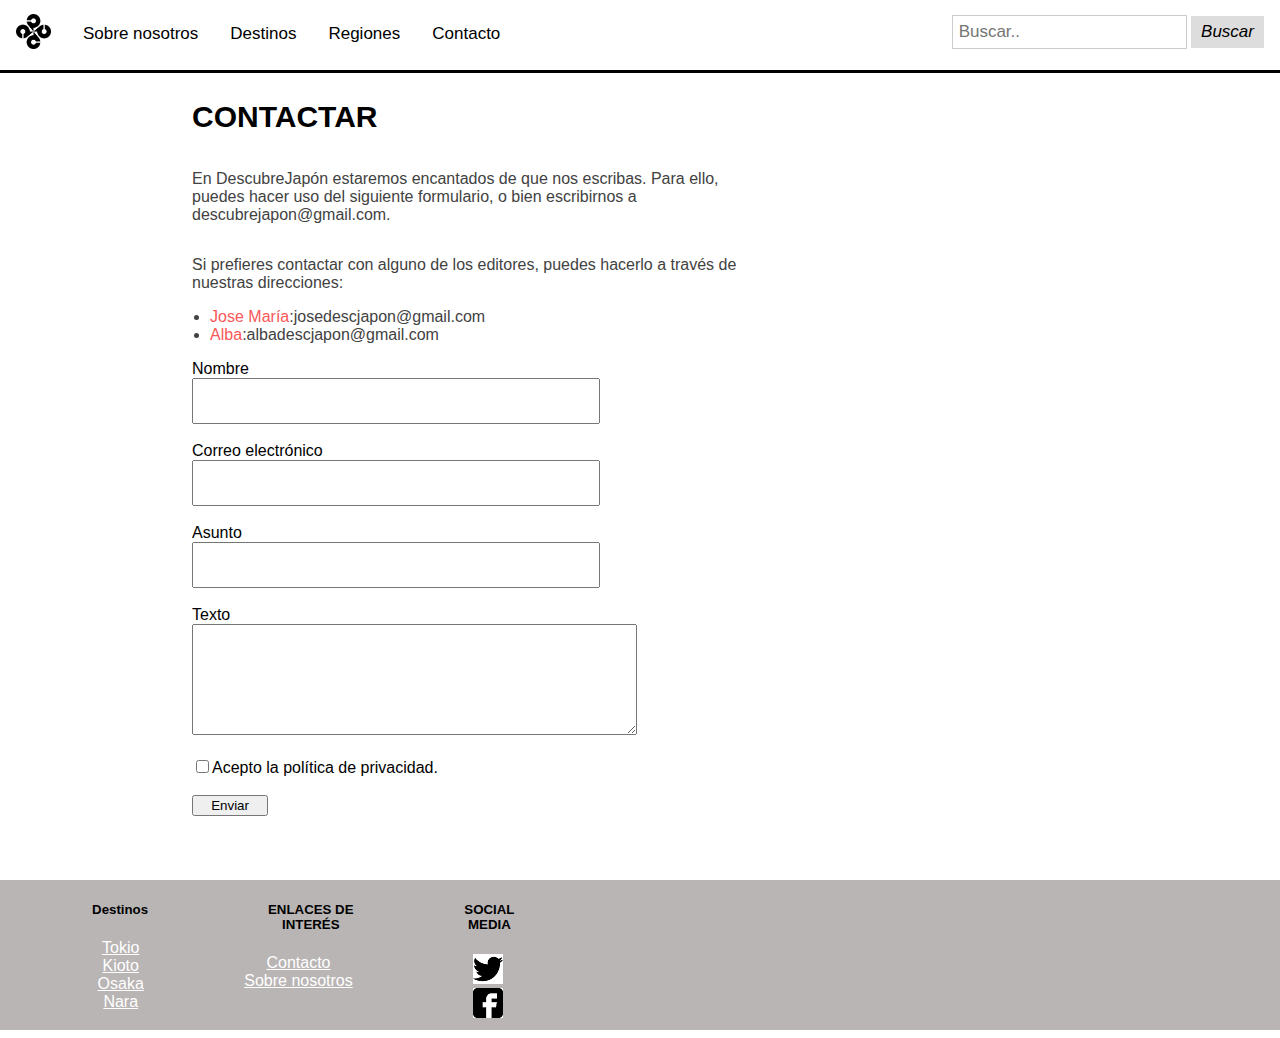
<file: html/contacto.html>
<!DOCTYPE html>
<html>
<head>
	<title>Proyecto Marcas</title>
	<meta charset="utf-8">
	<link rel="stylesheet" type="text/css" href="../css/contacto.css">
</head>
<body>
	<nav>
         <a class="activebar" href="../index.html"><img src="../imagenes/home.png"></a>
         <a href="../html/sobrenosotros.html" class="top"><span class="top">Sobre nosotros</span></a>
         <div class="dropdown">
            <button class="dropbtn"><span>Destinos</span></button>
            <div class="dropdown-content">
               <a href="destinos.html#tokio">Tokio</a>
               <a href="destinos.html#kioto">Kioto</a>
               <a href="destinos.html#osaka">Osaka</a>
               <a href="destinos.html#nara">Nara</a>
            </div>
         </div>
         <div class="dropdown">
            <button class="dropbtn"><span>Regiones</span></button>
            <div class="dropdown-content">
               <a href="hokkaido.html">Hokkaido</a>
               <a href="kanto.html">Kanto</a>
               <a href="kansai.html">Kansai</a>
               <a href="kyushu.html">Kyushu</a>
            </div>
         </div>
         <a href="contacto.html" class="top"><span class="top">Contacto</span></a>
         <div class="search-container">
            <form action="https://google.com/search" method="get">
               <input type="text" name="q" placeholder="Buscar.." name="search"/>
               <button type="submit"><i>Buscar</i></button>
            </form>
         </div>
      </nav>
      <section>
      	<article>
	      	<h1>CONTACTAR</h1>

	      	<p>En DescubreJapón estaremos encantados de que nos escribas. Para ello, puedes hacer uso del siguiente formulario, o bien escribirnos a descubrejapon@gmail.com.</p>

	      	<p>Si prefieres contactar con alguno de los editores, puedes hacerlo a través de nuestras direcciones:</p>

	      	<ul>
	      		<li><span class="rojo">Jose María</span>:josedescjapon@gmail.com</li>
	      		<li><span class="rojo">Alba</span>:albadescjapon@gmail.com</li>
	      	</ul>
      	</article>
      	<form id="form1">
      		Nombre<br>
      		<input type="text" name="nombre" class="box">
      		<br><br>
      		Correo electrónico<br>
      		<input type="email" name="correo" class="box">
      		<br><br>
      		Asunto<br>
      		<input type="text" name="asunto" class="box">
      		<br><br>
      		Texto<br>
      		<textarea rows="7" cols="53"></textarea>
      		<br><br>
      		<input type="checkbox" name="">Acepto la política de privacidad.
      		<br><br>
      		<input type="submit" name="" value="Enviar">
      	</form>
      </section>  
      <footer> 
      	 <div class="footerg">
            <h5>Destinos</h5>
            <ul>
               <li><a href="">Tokio</a></li>
               <li><a href="">Kioto</a></li>
               <li><a href="">Osaka</a></li>
               <li><a href="">Nara</a></li>
            </ul>
         </div>
         <div class="footerg">
            <h5>ENLACES DE INTERÉS</h5>
            <ul>
               <li>  <a href="contacto.html"><span>Contacto</span></a></li>
               <li><a href="sobrenosotros.html"><span>Sobre nosotros</span></a></li>
            </ul>
         </div>
         <div class="footerg">
            <h5>SOCIAL MEDIA</h5>
            <ul>
               <li><a class="social" href="https://twitter.com/?lang=es"><i><img src="../imagenes/twitter.png"></i></a></li>
               <li><a class="social" href="https://es-es.facebook.com/"><i><img src="../imagenes/facebook.png"></i></a></li>
            </ul>
         </div>
      </footer>
</file>
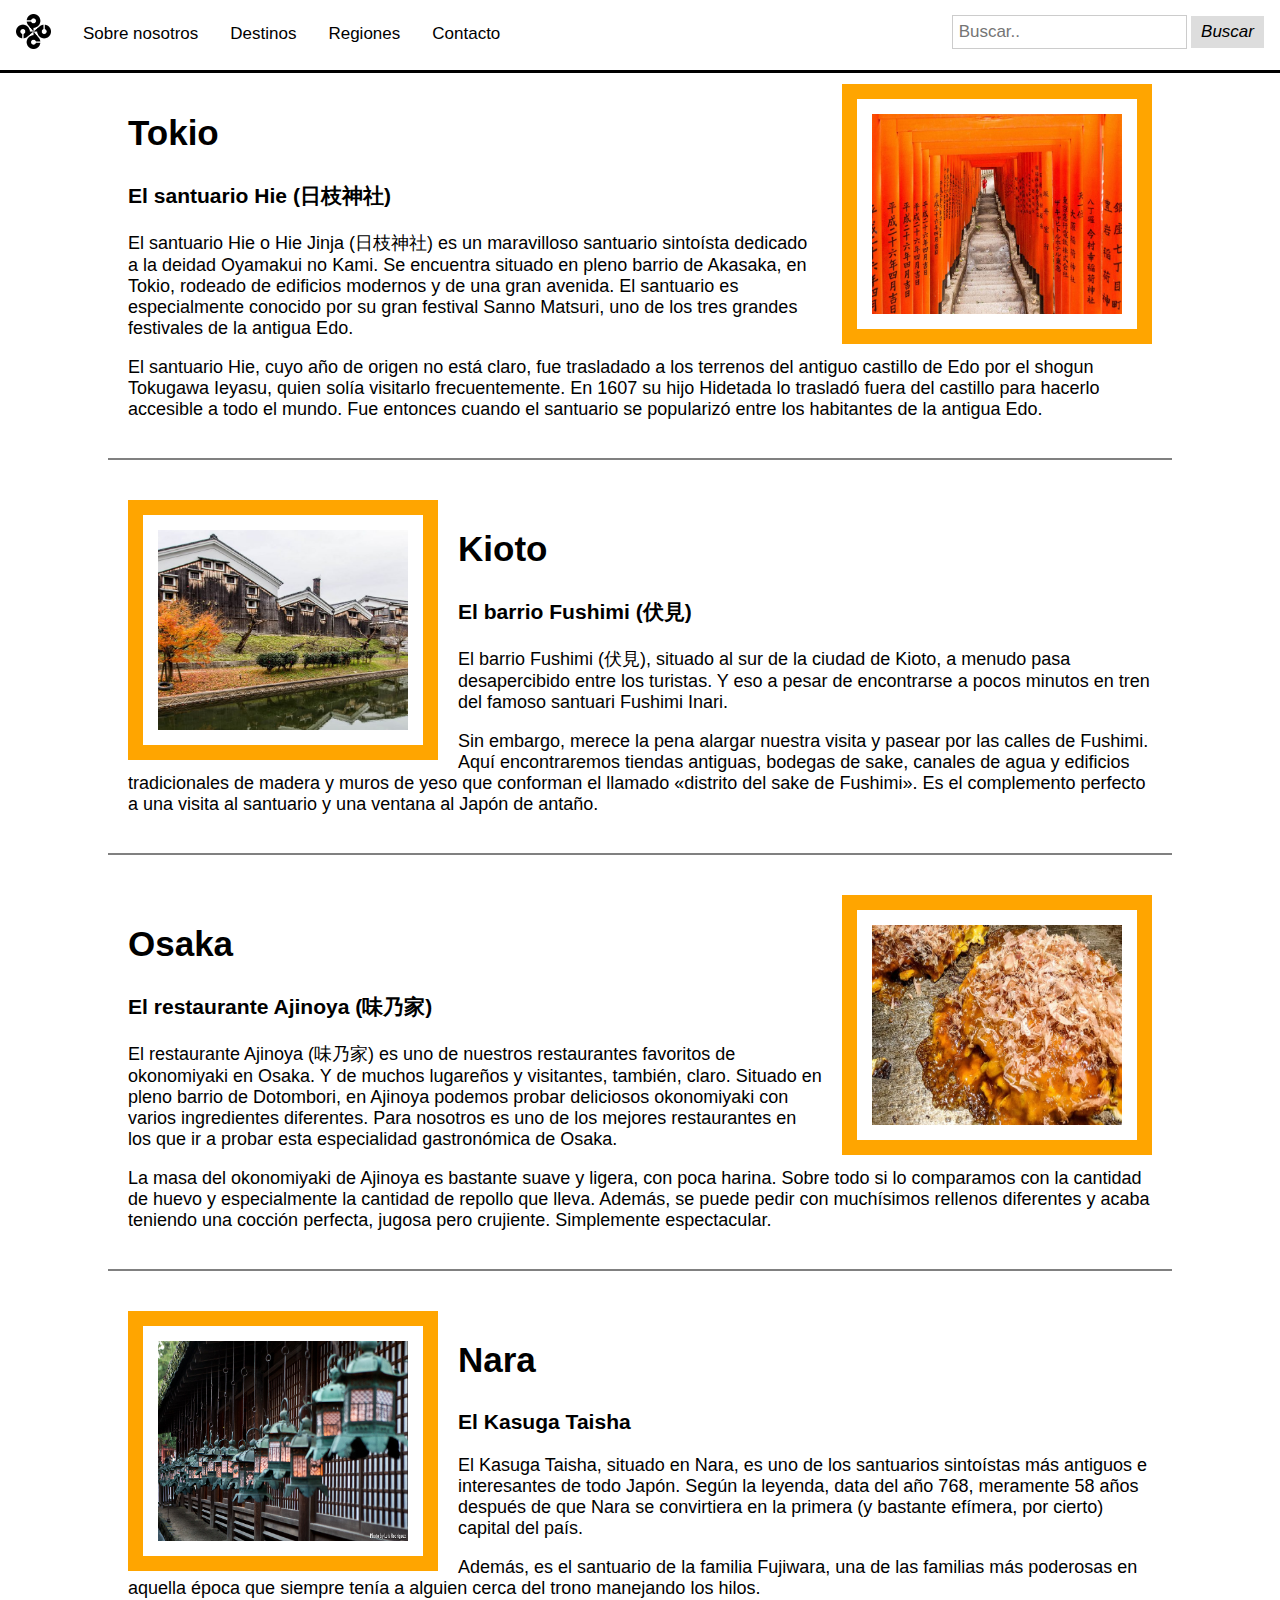
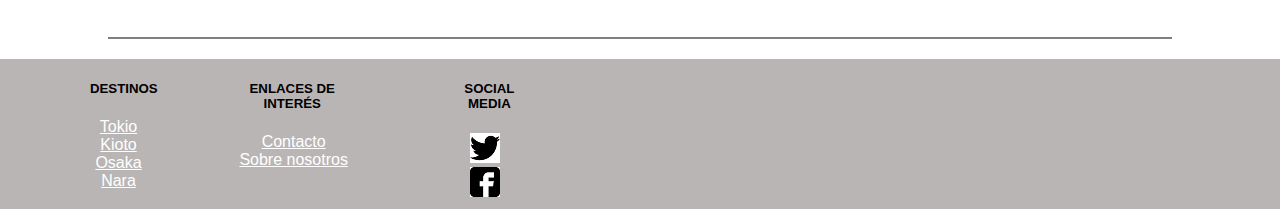
<file: html/destinos.html>
<!DOCTYPE html>
<html>
<head>
	<title>Proyecto Marcas</title>
	<meta charset="utf-8">
	<link rel="stylesheet" href="../css/estilo.css">
	<link rel="stylesheet" type="text/css" href="../css/destino.css">
</head>
<body>
	<nav>
         <a class="activebar" href="../index.html"><img src="../imagenes/home.png"></a>
         <a href="../html/sobrenosotros.html" class="top"><span class="top">Sobre nosotros</span></a>
         <div class="dropdown">
            <button class="dropbtn"><span>Destinos</span></button>
            <div class="dropdown-content">
               <a href="destinos.html#tokio">Tokio</a>
               <a href="destinos.html#kioto">Kioto</a>
               <a href="destinos.html#osaka">Osaka</a>
               <a href="destinos.html#nara">Nara</a>
            </div>
         </div>
         <div class="dropdown">
            <button class="dropbtn"><span>Regiones</span></button>
            <div class="dropdown-content">
               <a href="../html/hokkaido.html">Hokkaido</a>
               <a href="../html/kanto.html">Kanto</a>
               <a href="../html/kansai.html">Kansai</a>
               <a href="../html/kyushu.html">Kyushu</a>
            </div>
         </div>
         <a href="../html/contacto.html" class="top"><span class="top">Contacto</span></a>
         <div class="search-container">
            <form action="https://google.com/search" method="get">
               <input type="text" name="q" placeholder="Buscar.." name="search" />
               <button type="submit"><i>Buscar</i></button>
            </form>
         </div>
      </nav>
  
 <div class="derecha2" id="tokio">
    <img src="../imagenes/tokio.jpg">
    <h2>Tokio</h2>

    <h3>El santuario Hie (日枝神社) </h3>

    <p>El santuario Hie o Hie Jinja (日枝神社) es un maravilloso santuario sintoísta dedicado a la deidad Oyamakui no Kami. Se encuentra situado en pleno barrio de Akasaka, en Tokio, rodeado de edificios modernos y de una gran avenida. El santuario es especialmente conocido por su gran festival Sanno Matsuri, uno de los tres grandes festivales de la antigua Edo.</p>

	<p id="kioto">El santuario Hie, cuyo año de origen no está claro, fue trasladado a los terrenos del antiguo castillo de Edo por el shogun Tokugawa Ieyasu, quien solía visitarlo frecuentemente. En 1607 su hijo Hidetada lo trasladó fuera del castillo para hacerlo accesible a todo el mundo. Fue entonces cuando el santuario se popularizó entre los habitantes de la antigua Edo.</p>
</div>
<div class="izquierda2" >
    <img src="../imagenes/kioto.jpg" id="kioto">
    <h2 >Kioto</h2>
	<h3>El barrio Fushimi (伏見)</h3>

    <p>El barrio Fushimi (伏見), situado al sur de la ciudad de Kioto, a menudo pasa desapercibido entre los turistas. Y eso a pesar de encontrarse a pocos minutos en tren del famoso santuari Fushimi Inari.</p>

	<p id="osaka">Sin embargo, merece la pena alargar nuestra visita y pasear por las calles de Fushimi. Aquí encontraremos tiendas antiguas, bodegas de sake, canales de agua y edificios tradicionales de madera y muros de yeso que conforman el llamado «distrito del sake de Fushimi». Es el complemento perfecto a una visita al santuario y una ventana al Japón de antaño.</p>
</div>
<div class="derecha2">
    <img src="../imagenes/osaka.jpg">
    <h2 >Osaka</h2>
	
	<h3>El restaurante Ajinoya (味乃家)</h3>

    <p>El restaurante Ajinoya (味乃家) es uno de nuestros restaurantes favoritos de okonomiyaki en Osaka. Y de muchos lugareños y visitantes, también, claro. Situado en pleno barrio de Dotombori, en Ajinoya podemos probar deliciosos okonomiyaki con varios ingredientes diferentes. Para nosotros es uno de los mejores restaurantes en los que ir a probar esta especialidad gastronómica de Osaka.</p>

	<p id="nara">La masa del okonomiyaki de Ajinoya es bastante suave y ligera, con poca harina. Sobre todo si lo comparamos con la cantidad de huevo y especialmente la cantidad de repollo que lleva. Además, se puede pedir con muchísimos rellenos diferentes y acaba teniendo una cocción perfecta, jugosa pero crujiente. Simplemente espectacular.</p>
</div>
<div class="izquierda2">
    <img src="../imagenes/nara.jpg">
    <h2 >Nara</h2>
	
	<h3>El Kasuga Taisha</h3>

    <p>El Kasuga Taisha, situado en Nara, es uno de los santuarios sintoístas más antiguos e interesantes de todo Japón. Según la leyenda, data del año 768, meramente 58 años después de que Nara se convirtiera en la primera (y bastante efímera, por cierto) capital del país.</p>

	<p>Además, es el santuario de la familia Fujiwara, una de las familias más poderosas en aquella época que siempre tenía a alguien cerca del trono manejando los hilos.</p>


</div>
  
   <footer> 
      	 <div class="footerg">
            <h5>DESTINOS</h5>
            <ul>
               <li><a href="destinos.html#tokio">Tokio</a></li>
               <li><a href="destinos.html#kioto">Kioto</a></li>
               <li><a href="destinos.html#osaka">Osaka</a></li>
               <li><a href="destinos.html#nara">Nara</a></li>
            </ul>
         </div>
         <div class="footerg">
            <h5 id="position">ENLACES DE INTERÉS</h5>
            <ul>
               <li> <a href="html/contacto.html"><span>Contacto</span></a></li>
               <li><a href=""><span>Sobre nosotros</span></a></li>
            </ul>
         </div>
         <div class="footerg">
            <h5>SOCIAL MEDIA</h5>
            <ul>
              <li><a class="social" href="https://twitter.com/?lang=es"><i><img src="../imagenes/twitter.png"></i></a></li>
               <li><a class="social" href="https://es-es.facebook.com/"><i><img src="../imagenes/facebook.png"></i></a></li>
            </ul>
         </div>
      </footer>

</body>
</html>
</file>
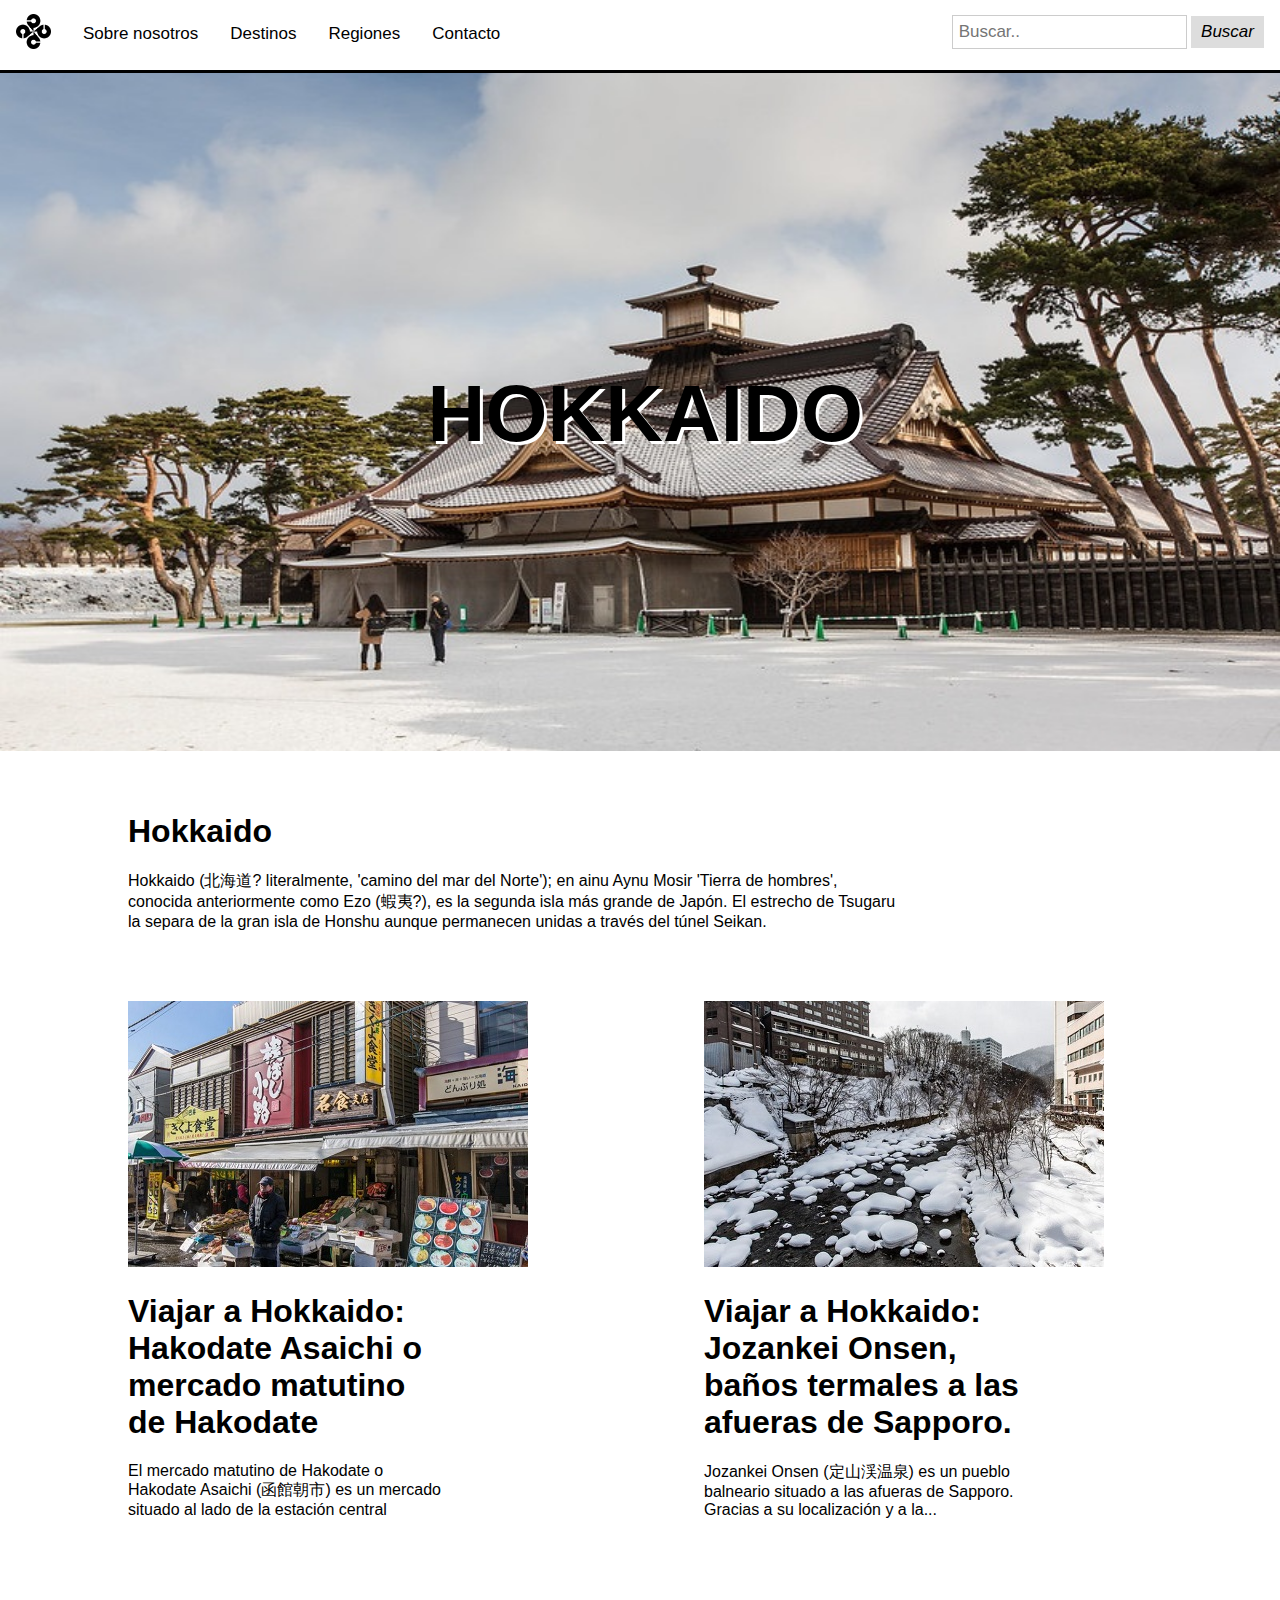
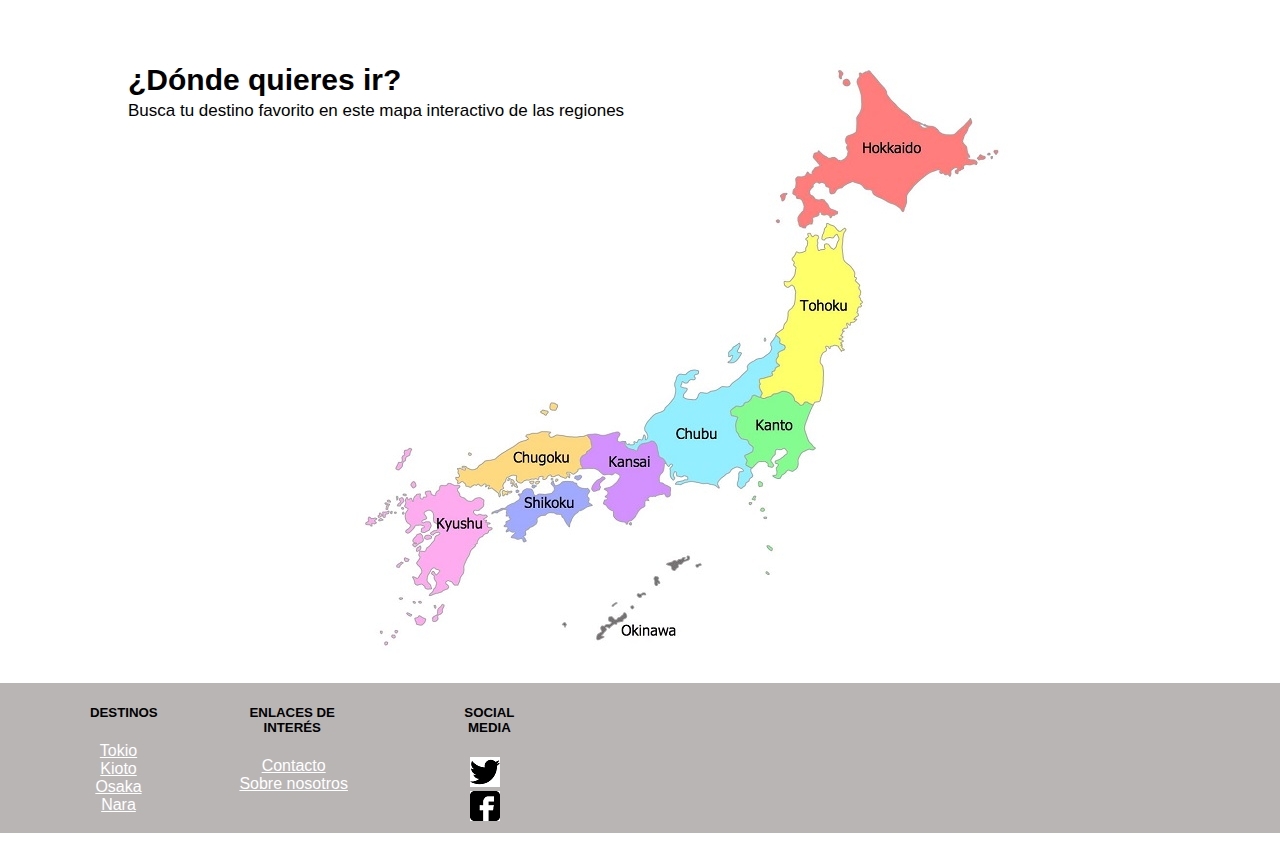
<file: html/hokkaido.html>
<!DOCTYPE html>
<html>
<head>
   <title></title>
   <meta charset="utf-8">
   <link rel="stylesheet" href="../css/estilo.css">
   <link rel="stylesheet" type="text/css" href="../css/regiones.css">
</head>
<body onload="displayResult()">
   <nav>
         <a class="activebar" href="../index.html"><img src="../imagenes/home.png"></a>
         <a href="../html/sobrenosotros.html"  class="top"><span>Sobre nosotros</span></a>
         <div class="dropdown">
            <button class="dropbtn"><span>Destinos</span></button>
            <div class="dropdown-content">
               <a href="destinos.html#tokio">Tokio</a>
               <a href="destinos.html#kioto">Kioto</a>
               <a href="destinos.html#osaka">Osaka</a>
               <a href="destinos.html#nara">Nara</a>
            </div>
         </div>
         <div class="dropdown">
            <button class="dropbtn"><span>Regiones</span></button>
            <div class="dropdown-content">
               <a href="../html/hokkaido.html">Hokkaido</a>
               <a href="../html/kanto.html">Kanto</a>
               <a href="../html/kansai.html">Kansai</a>
               <a href="../html/kyushu.html">Kyushu</a>  
            </div>
         </div>
         <a href="contacto.html"  class="top"><span>Contacto</span></a>
         <div class="search-container">
            <form action="https://google.com/search" method="get">
               <input type="text" name="q" placeholder="Buscar.." name="search" />
               <button type="submit"><i>Buscar</i></button>
            </form>
         </div>
      </nav>
      <section>
         <div id="principal">
            <img src="../imagenes/hokkaido_principal.jpg">
            <h1 id="aboveimg">HOKKAIDO</h1>
         </div>
         <br><br>
         <div id="intro">
            <h1>Hokkaido</h1>
            <p>Hokkaido (北海道? literalmente, 'camino del mar del Norte'); en ainu Aynu Mosir 'Tierra de hombres', conocida anteriormente como Ezo (蝦夷?), es la segunda isla más grande de Japón. El estrecho de Tsugaru la separa de la gran isla de Honshu aunque permanecen unidas a través del túnel Seikan.</p>

            <br><br><br>
         </div>
         <div id="hokkaido">
            
         </div>
     
         <div id="posicion">
            <h1>¿Dónde quieres ir?</h1>
            <p>Busca tu destino favorito en este mapa interactivo de las regiones</p>
         </div>
         

      <div id="mapa">
         <img src="../imagenes/mapa.jpg" usemap="#map">
      </div>

      <map name="map">
          <area target="" alt="hokkaido" title="hokkaido" href="../html/hokkaido.html" coords="506,13,543,28,531,61,528,74,529,94,498,85,482,113,463,131,458,158,485,164,518,147,588,143,631,116,676,88,653,55,544,5" shape="poly">
          <area target="" alt="kanto" title="kanto" href="../html/kanto.html" coords="431,333,410,350,419,371,434,388,424,394,429,405,447,402,455,387,465,387,455,398,455,413,471,407,493,384,484,363,492,342,462,329" shape="poly">
          <area target="" alt="kansai" title="kansai" href="kansai.html" coords="266,371,270,383,258,393,261,404,271,424,285,440,307,466,326,437,348,430,342,414,342,397,331,378,314,387,295,370" shape="poly">
          <area target="" alt="kyushu" title="kyushu" href="../html/kyushu.html" coords="87,387,46,457,75,504,59,569,64,580,98,561,118,561,141,521,154,484,171,467,166,436" shape="poly">
      </map>
      </section>
    <footer> 
          <div class="footerg">
            <h5>DESTINOS</h5>
            <ul>
               <li><a href="destinos.html#tokio">Tokio</a></li>
               <li><a href="destinos.html#kioto">Kioto</a></li>
               <li><a href="destinos.html#osaka">Osaka</a></li>
               <li><a href="destinos.html#nara">Nara</a></li>
            </ul>
         </div>
         <div class="footerg">
            <h5 id="position">ENLACES DE INTERÉS</h5>
            <ul>
               <li> <a href="html/contacto.html"><span>Contacto</span></a></li>
               <li><a href=""><span>Sobre nosotros</span></a></li>
            </ul>
         </div>
         <div class="footerg">
            <h5>SOCIAL MEDIA</h5>
            <ul>
               <li><a class="social" href="https://twitter.com/?lang=es"><i><img src="../imagenes/twitter.png"></i></a></li>
               <li><a class="social" href="https://es-es.facebook.com/"><i><img src="../imagenes/facebook.png"></i></a></li>
            </ul>
            </ul>
         </div>
      </footer>
  
      <script>
	
    /*XSL*/
    function loadXMLDoc(filename) {
      if (window.ActiveXObject) {
        xhttp = new ActiveXObject("Msxml2.XMLHTTP");
      } else {
        xhttp = new XMLHttpRequest();
      }
      xhttp.open("GET", filename, false);
      try {
        xhttp.responseType = "msxml-document"
      } catch (err) {} // Helping IE11
      xhttp.send("");
      return xhttp.responseXML;
    }

    function displayResult() {
      xml = loadXMLDoc("../xml/regiones.xml");
      xsl = loadXMLDoc("../xml/hokkaido.xsl");
      // code for IE
      if (window.ActiveXObject || xhttp.responseType == "msxml-document") {
        ex = xml.transformNode(xsl);
        document.getElementById("hokkaido").innerHTML = ex;
      }
      // code for Chrome, Firefox, Opera, etc.
      else if (document.implementation && document.implementation.createDocument) {
        xsltProcessor = new XSLTProcessor();
        xsltProcessor.importStylesheet(xsl);
        resultDocument = xsltProcessor.transformToFragment(xml, document);
        document.getElementById("hokkaido").appendChild(resultDocument);
      }
    }
  </script>
</body>
</html>
</file>
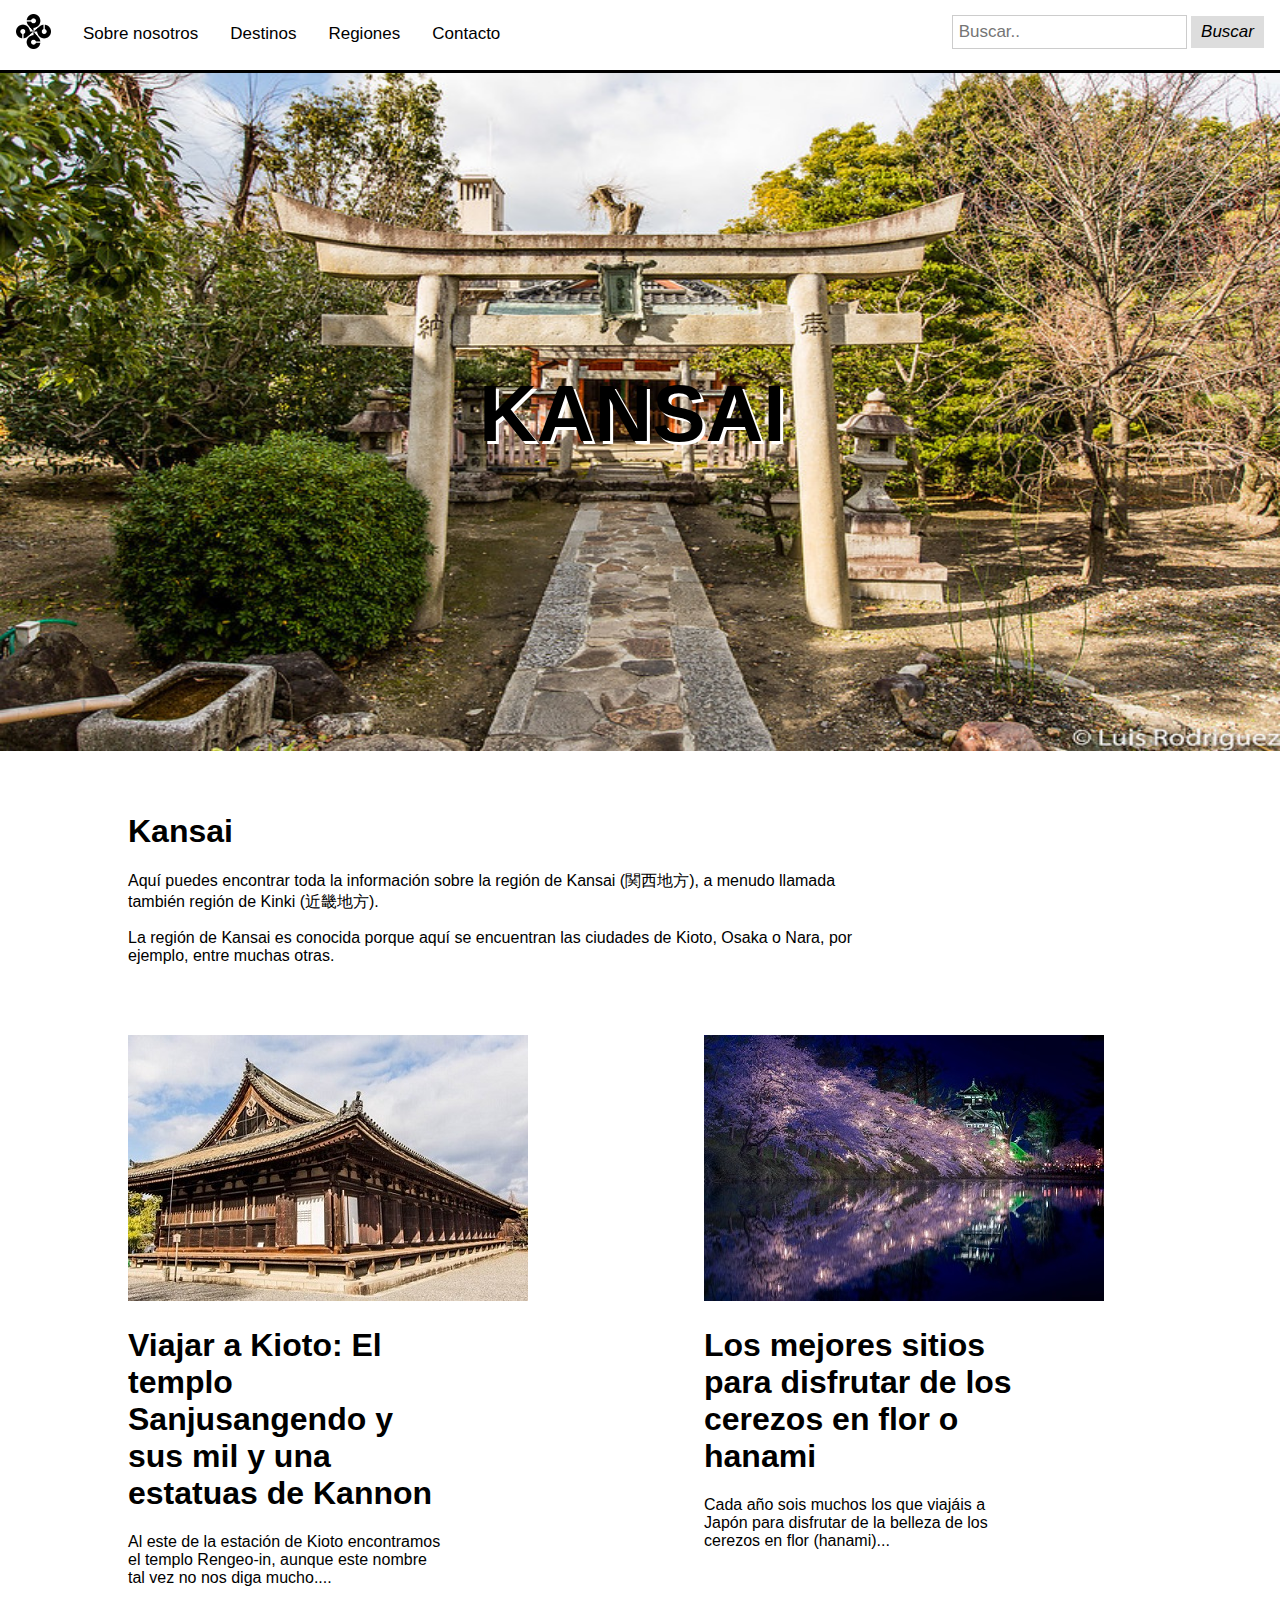
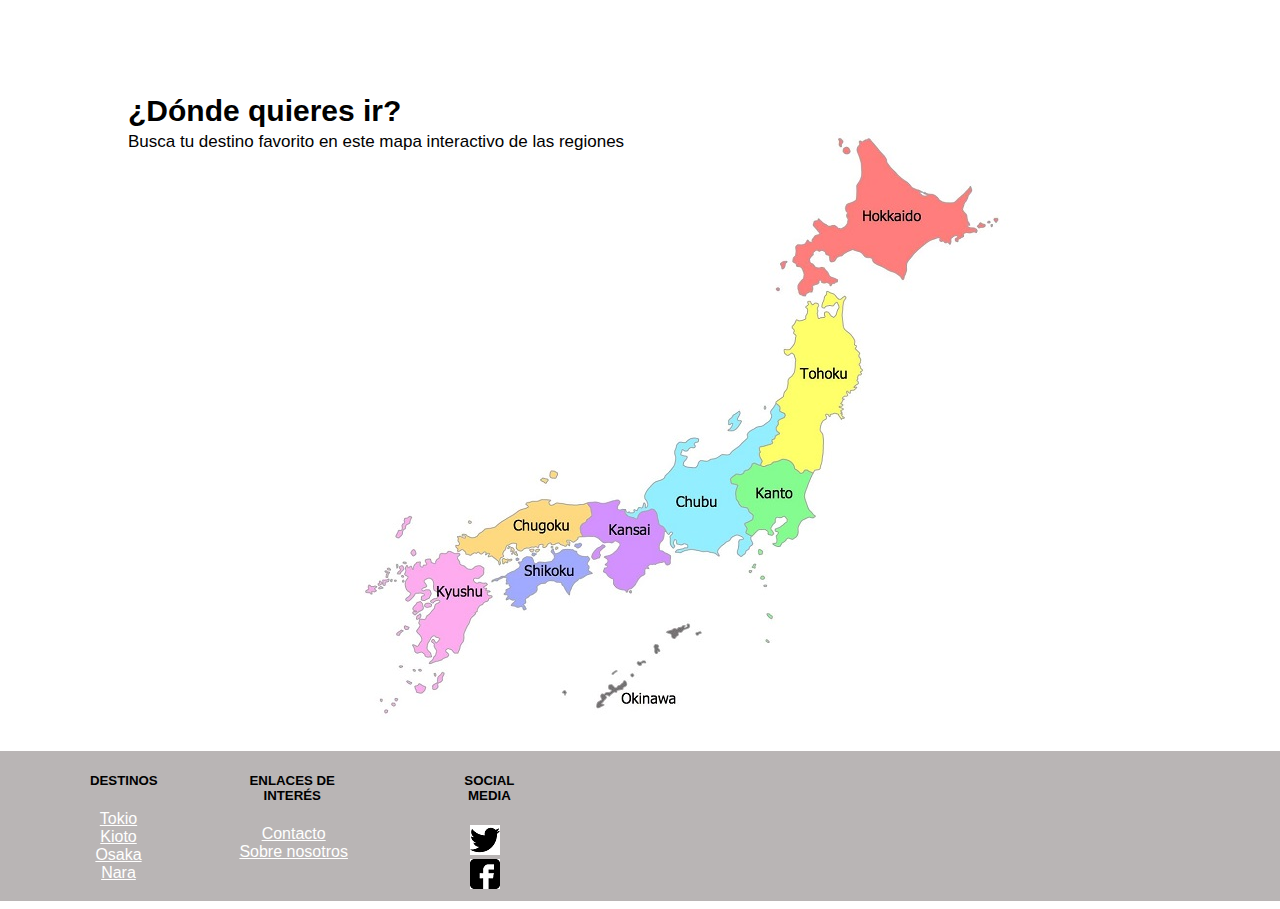
<file: html/kansai.html>
<!DOCTYPE html>
<html>
<head>
	<title></title>
	<meta charset="utf-8">
	<link rel="stylesheet" href="../css/estilo.css">
	<link rel="stylesheet" type="text/css" href="../css/regiones.css">
</head>
<body onload="displayResult()">
	<nav>
         <a class="activebar" href="../index.html"><img src="../imagenes/home.png"></a>
         <a href="../html/sobrenosotros.html"  class="top"><span>Sobre nosotros</span></a>
         <div class="dropdown">
            <button class="dropbtn"><span>Destinos</span></button>
            <div class="dropdown-content">
               <a href="destinos.html#tokio">Tokio</a>
               <a href="destinos.html#kioto">Kioto</a>
               <a href="destinos.html#osaka">Osaka</a>
               <a href="destinos.html#nara">Nara</a>
            </div>
         </div>
         <div class="dropdown">
            <button class="dropbtn"><span>Regiones</span></button>
            <div class="dropdown-content">
               <a href="../html/hokkaido.html">Hokkaido</a>
               <a href="../html/kanto.html">Kanto</a>
               <a href="../html/kansai.html">Kansai</a>
               <a href="../html/kyushu.html">Kyushu</a>  
            </div>
         </div>
         <a href="contacto.html"  class="top"><span>Contacto</span></a>
         <div class="search-container">
            <form action="https://google.com/search" method="get">
               <input type="text" name="q" placeholder="Buscar.." name="search" />
               <button type="submit"><i>Buscar</i></button>
            </form>
         </div>
      </nav>
      <section>
         <div id="principal">
            <img src="../imagenes/kansai_principal.jpg">
            <h1 id="aboveimg">KANSAI</h1>
         </div>
         <br><br>
         <div id="intro">
            <h1>Kansai</h1>
            <p>Aquí puedes encontrar toda la información sobre la región de Kansai (関西地方), a menudo llamada también región de Kinki (近畿地方).</p>

            <p>La región de Kansai es conocida porque aquí se encuentran las ciudades de Kioto, Osaka o Nara, por ejemplo, entre muchas otras.</p>
            <br><br><br>
         </div>
         
         <div id="kansai">
            
         </div>
        
         <div id="posicion">
            <h1>¿Dónde quieres ir?</h1>
            <p>Busca tu destino favorito en este mapa interactivo de las regiones</p>
         </div>
         

		<div id="mapa">
			<img src="../imagenes/mapa.jpg" usemap="#map">
		</div>

      <map name="map">
		    <area target="" alt="hokkaido" title="hokkaido" href="../html/hokkaido.html" coords="506,13,543,28,531,61,528,74,529,94,498,85,482,113,463,131,458,158,485,164,518,147,588,143,631,116,676,88,653,55,544,5" shape="poly">
		    <area target="" alt="kanto" title="kanto" href="../html/kanto.html" coords="431,333,410,350,419,371,434,388,424,394,429,405,447,402,455,387,465,387,455,398,455,413,471,407,493,384,484,363,492,342,462,329" shape="poly">
		    <area target="" alt="kansai" title="kansai" href="kansai.html" coords="266,371,270,383,258,393,261,404,271,424,285,440,307,466,326,437,348,430,342,414,342,397,331,378,314,387,295,370" shape="poly">
		    <area target="" alt="kyushu" title="kyushu" href="../html/kyushu.html" coords="87,387,46,457,75,504,59,569,64,580,98,561,118,561,141,521,154,484,171,467,166,436" shape="poly">
		</map>
      </section>
    <footer> 
          <div class="footerg">
            <h5>DESTINOS</h5>
            <ul>
               <li><a href="destinos.html#tokio">Tokio</a></li>
               <li><a href="destinos.html#kioto">Kioto</a></li>
               <li><a href="destinos.html#osaka">Osaka</a></li>
               <li><a href="destinos.html#nara">Nara</a></li>
            </ul>
         </div>
         <div class="footerg">
            <h5 id="position">ENLACES DE INTERÉS</h5>
            <ul>
               <li> <a href="html/contacto.html"><span>Contacto</span></a></li>
               <li><a href=""><span>Sobre nosotros</span></a></li>
            </ul>
         </div>
         <div class="footerg">
            <h5>SOCIAL MEDIA</h5>
            <ul>
               <li><a class="social" href="https://twitter.com/?lang=es"><i><img src="../imagenes/twitter.png"></i></a></li>
               <li><a class="social" href="https://es-es.facebook.com/"><i><img src="../imagenes/facebook.png"></i></a></li>
            </ul>
            </ul>
         </div>
      </footer>
      <script>
         /*XSL*/
    function loadXMLDoc(filename) {
      if (window.ActiveXObject) {
        xhttp = new ActiveXObject("Msxml2.XMLHTTP");
      } else {
        xhttp = new XMLHttpRequest();
      }
      xhttp.open("GET", filename, false);
      try {
        xhttp.responseType = "msxml-document"
      } catch (err) {} // Helping IE11
      xhttp.send("");
      return xhttp.responseXML;
    }

    function displayResult() {
      xml = loadXMLDoc("../xml/regiones.xml");
      xsl = loadXMLDoc("../xml/kansai.xsl");
      // code for IE
      if (window.ActiveXObject || xhttp.responseType == "msxml-document") {
        ex = xml.transformNode(xsl);
        document.getElementById("kansai").innerHTML = ex;
      }
      // code for Chrome, Firefox, Opera, etc.
      else if (document.implementation && document.implementation.createDocument) {
        xsltProcessor = new XSLTProcessor();
        xsltProcessor.importStylesheet(xsl);
        resultDocument = xsltProcessor.transformToFragment(xml, document);
        document.getElementById("kansai").appendChild(resultDocument);
      }
    }
      </script>
</body>
</html>
</file>
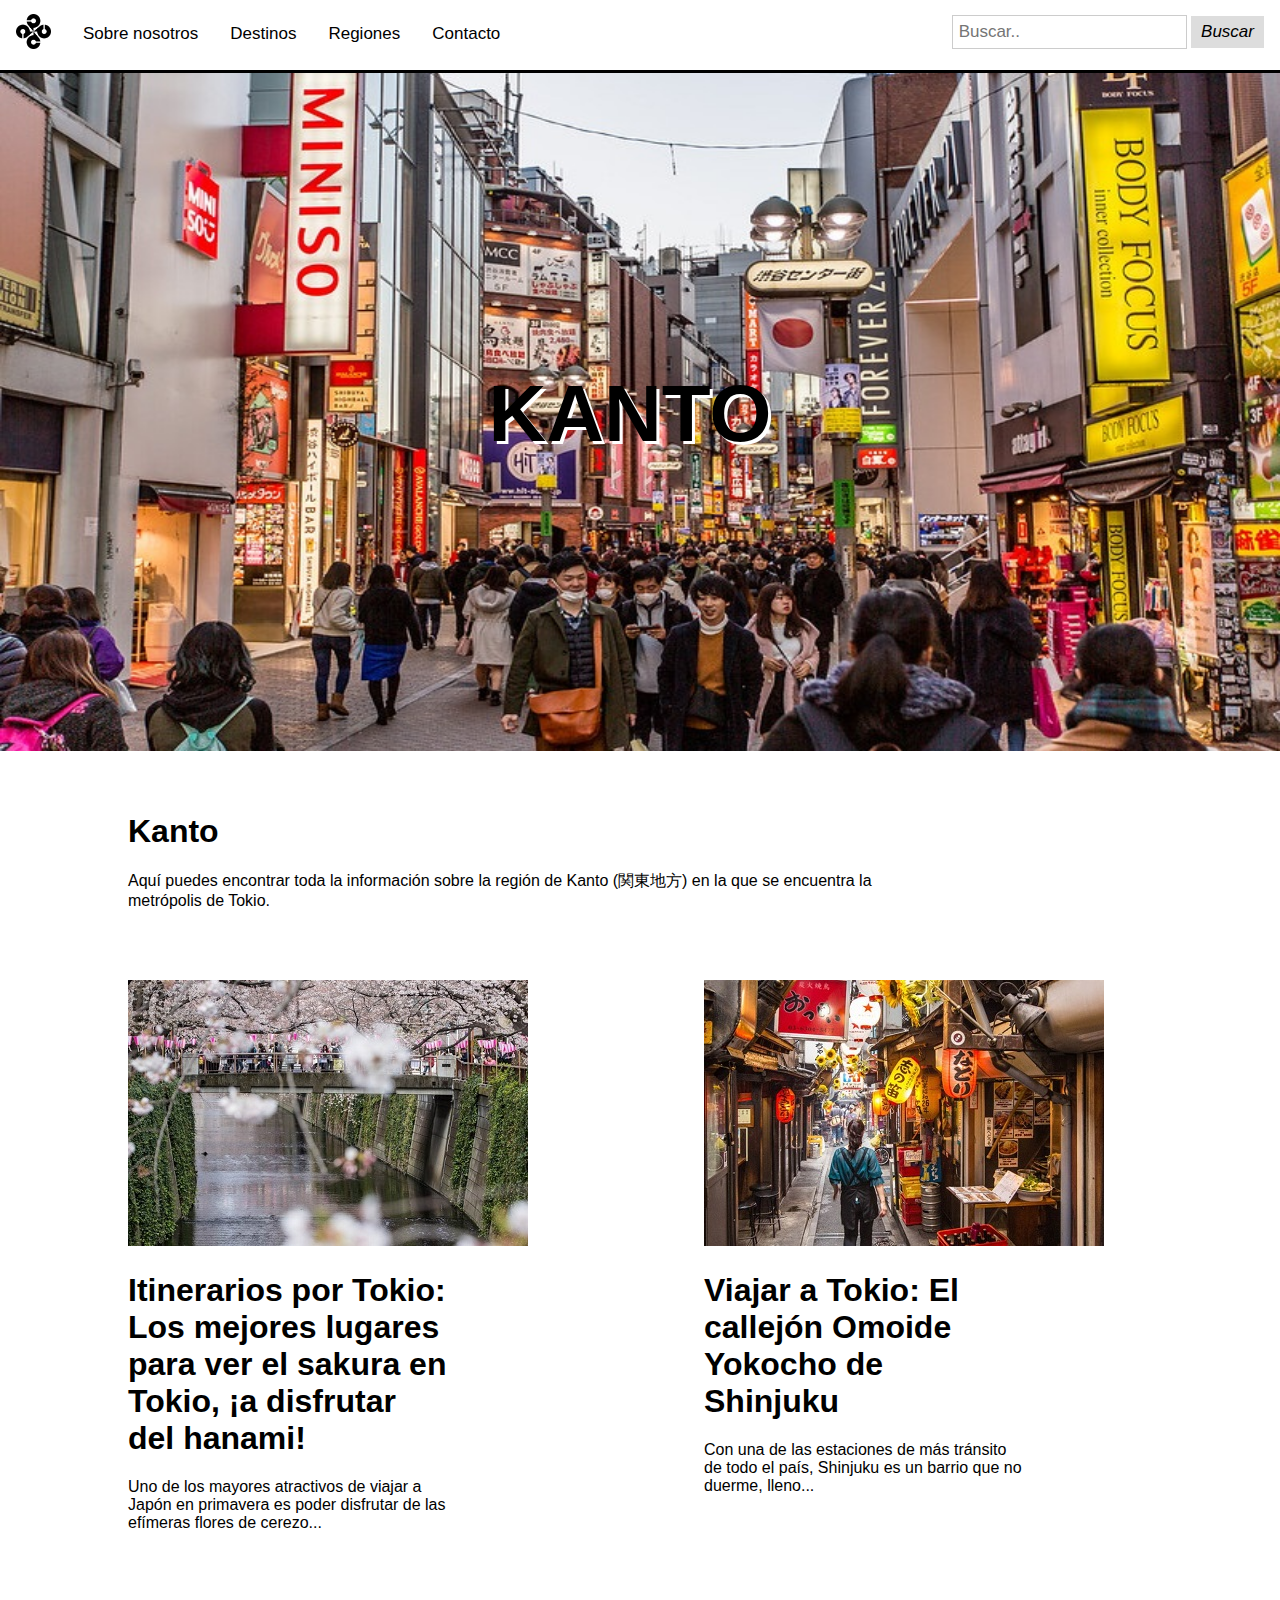
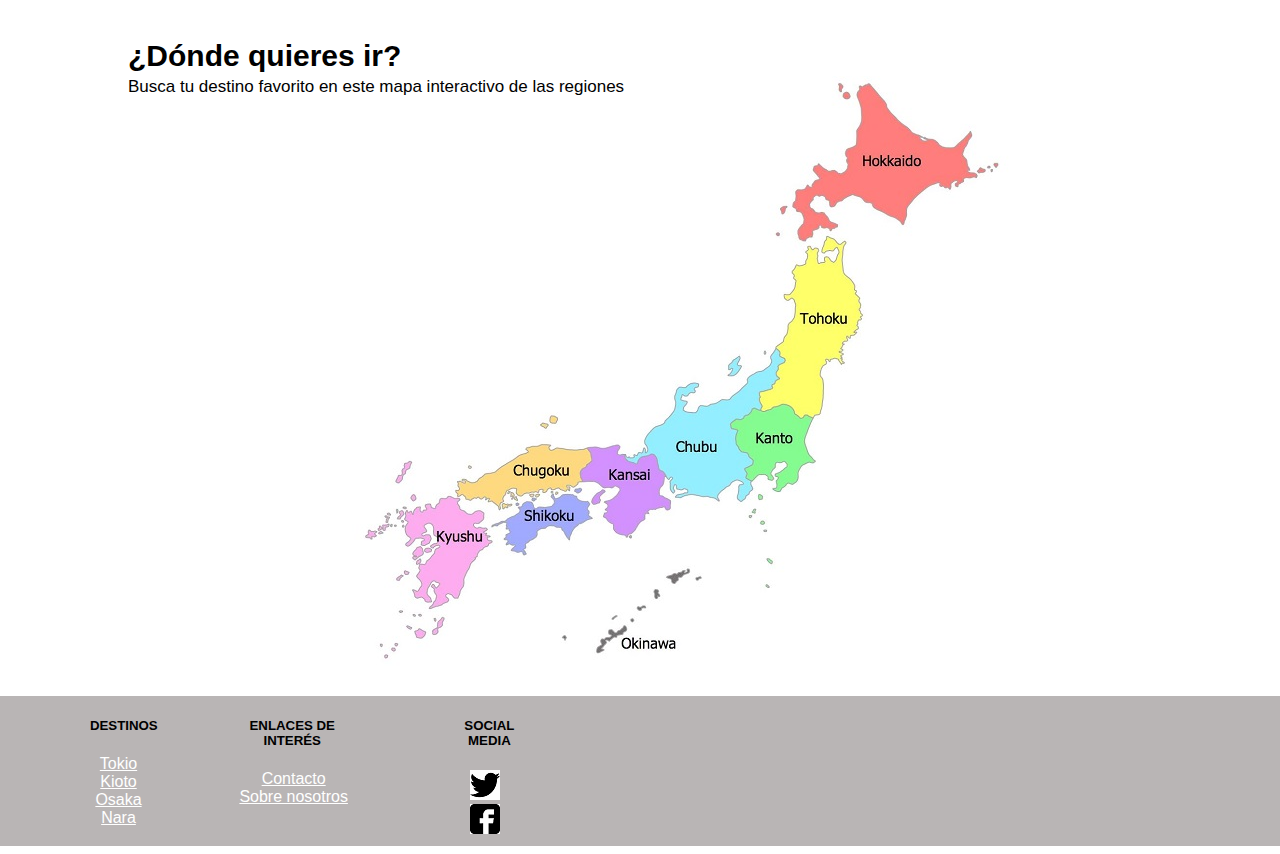
<file: html/kanto.html>
<!DOCTYPE html>
<html>
<head>
   <title></title>
   <meta charset="utf-8">
   <link rel="stylesheet" href="../css/estilo.css">
   <link rel="stylesheet" type="text/css" href="../css/regiones.css">
</head>
<body onload="displayResult()">
   <nav>
         <a class="activebar" href="../index.html"><img src="../imagenes/home.png"></a>
         <a href="../html/sobrenosotros.html"  class="top"><span>Sobre nosotros</span></a>
         <div class="dropdown">
            <button class="dropbtn"><span>Destinos</span></button>
            <div class="dropdown-content">
               <a href="destinos.html#tokio">Tokio</a>
               <a href="destinos.html#kioto">Kioto</a>
               <a href="destinos.html#osaka">Osaka</a>
               <a href="destinos.html#nara">Nara</a>
            </div>
         </div>
         <div class="dropdown">
            <button class="dropbtn"><span>Regiones</span></button>
            <div class="dropdown-content">
               <a href="../html/hokkaido.html">Hokkaido</a>
               <a href="../html/kanto.html">Kanto</a>
               <a href="../html/kansai.html">Kansai</a>
               <a href="../html/kyushu.html">Kyushu</a>  
            </div>
         </div>
         <a href="contacto.html"  class="top"><span>Contacto</span></a>
         <div class="search-container">
            <form action="https://google.com/search" method="get">
               <input type="text" name="q" placeholder="Buscar.." name="search" />
               <button type="submit"><i>Buscar</i></button>
            </form>
         </div>
      </nav>
      <section>
         <div id="principal">
            <img src="../imagenes/kanto_principal.jpg">
            <h1 id="aboveimg">KANTO</h1>
         </div>
         <br><br>
         <div id="intro">
            <h1>Kanto</h1>
            <p>Aquí puedes encontrar toda la información sobre la región de Kanto (関東地方) en la que se encuentra la metrópolis de Tokio.</p>

            <br><br><br>
         </div>

         <div id="kanto">
            
         </div>
         
         <div id="posicion">
            <h1>¿Dónde quieres ir?</h1>
            <p>Busca tu destino favorito en este mapa interactivo de las regiones</p>
         </div>
         

      <div id="mapa">
         <img src="../imagenes/mapa.jpg" usemap="#map">
      </div>

      <map name="map">
          <area target="" alt="hokkaido" title="hokkaido" href="../html/hokkaido.html" coords="506,13,543,28,531,61,528,74,529,94,498,85,482,113,463,131,458,158,485,164,518,147,588,143,631,116,676,88,653,55,544,5" shape="poly">
          <area target="" alt="kanto" title="kanto" href="../html/kanto.html" coords="431,333,410,350,419,371,434,388,424,394,429,405,447,402,455,387,465,387,455,398,455,413,471,407,493,384,484,363,492,342,462,329" shape="poly">
          <area target="" alt="kansai" title="kansai" href="kansai.html" coords="266,371,270,383,258,393,261,404,271,424,285,440,307,466,326,437,348,430,342,414,342,397,331,378,314,387,295,370" shape="poly">
          <area target="" alt="kyushu" title="kyushu" href="../html/kyushu.html" coords="87,387,46,457,75,504,59,569,64,580,98,561,118,561,141,521,154,484,171,467,166,436" shape="poly">
      </map>
      </section>
    <footer> 
          <div class="footerg">
            <h5>DESTINOS</h5>
            <ul>
               <li><a href="destinos.html#tokio">Tokio</a></li>
               <li><a href="destinos.html#kioto">Kioto</a></li>
               <li><a href="destinos.html#osaka">Osaka</a></li>
               <li><a href="destinos.html#nara">Nara</a></li>
            </ul>
         </div>
         <div class="footerg">
            <h5 id="position">ENLACES DE INTERÉS</h5>
            <ul>
               <li> <a href="html/contacto.html"><span>Contacto</span></a></li>
               <li><a href=""><span>Sobre nosotros</span></a></li>
            </ul>
         </div>
         <div class="footerg">
            <h5>SOCIAL MEDIA</h5>
            <ul>
               <li><a class="social" href="https://twitter.com/?lang=es"><i><img src="../imagenes/twitter.png"></i></a></li>
               <li><a class="social" href="https://es-es.facebook.com/"><i><img src="../imagenes/facebook.png"></i></a></li>
            </ul>
            </ul>
         </div>
      </footer>
      <script>
   
    /*XSL*/
    function loadXMLDoc(filename) {
      if (window.ActiveXObject) {
        xhttp = new ActiveXObject("Msxml2.XMLHTTP");
      } else {
        xhttp = new XMLHttpRequest();
      }
      xhttp.open("GET", filename, false);
      try {
        xhttp.responseType = "msxml-document"
      } catch (err) {} // Helping IE11
      xhttp.send("");
      return xhttp.responseXML;
    }

    function displayResult() {
      xml = loadXMLDoc("../xml/regiones.xml");
      xsl = loadXMLDoc("../xml/kanto.xsl");
      // code for IE
      if (window.ActiveXObject || xhttp.responseType == "msxml-document") {
        ex = xml.transformNode(xsl);
        document.getElementById("kanto").innerHTML = ex;
      }
      // code for Chrome, Firefox, Opera, etc.
      else if (document.implementation && document.implementation.createDocument) {
        xsltProcessor = new XSLTProcessor();
        xsltProcessor.importStylesheet(xsl);
        resultDocument = xsltProcessor.transformToFragment(xml, document);
        document.getElementById("kanto").appendChild(resultDocument);
      }
    }
  </script>
</body>
</html>
</file>
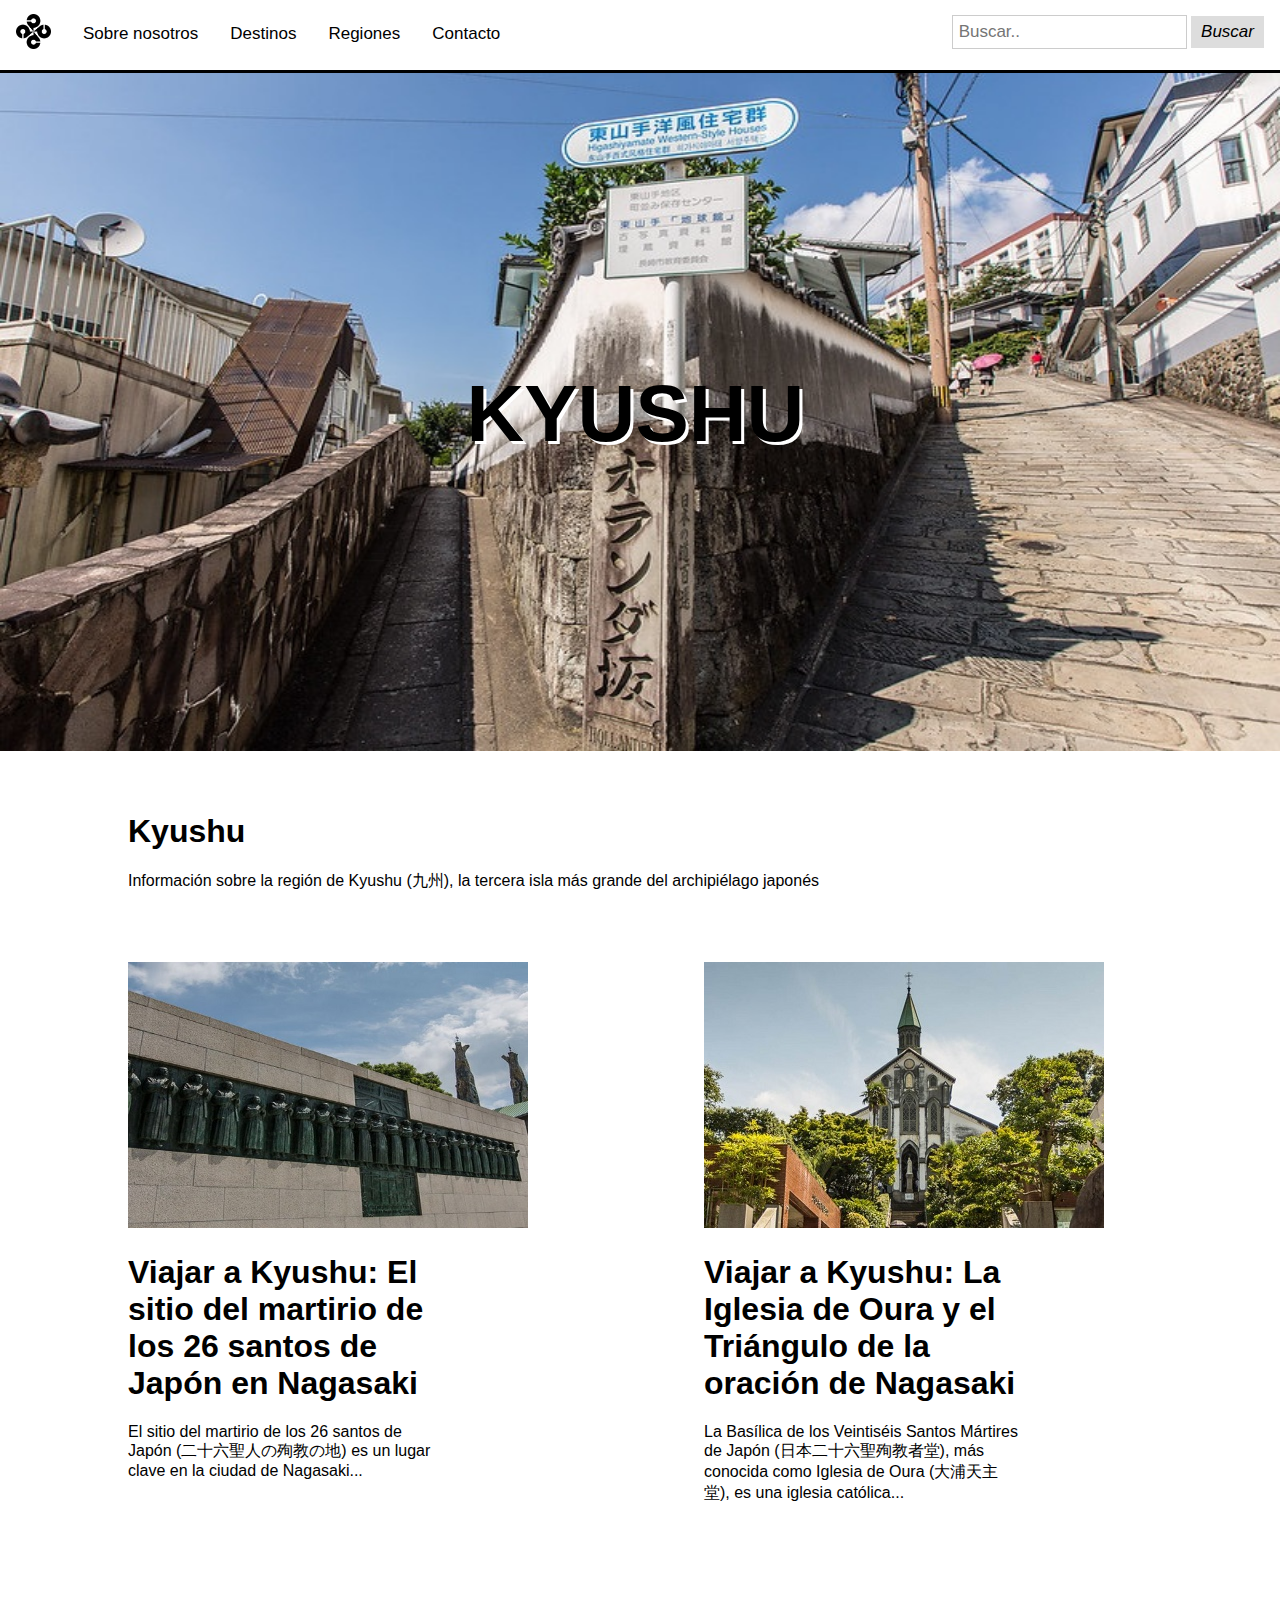
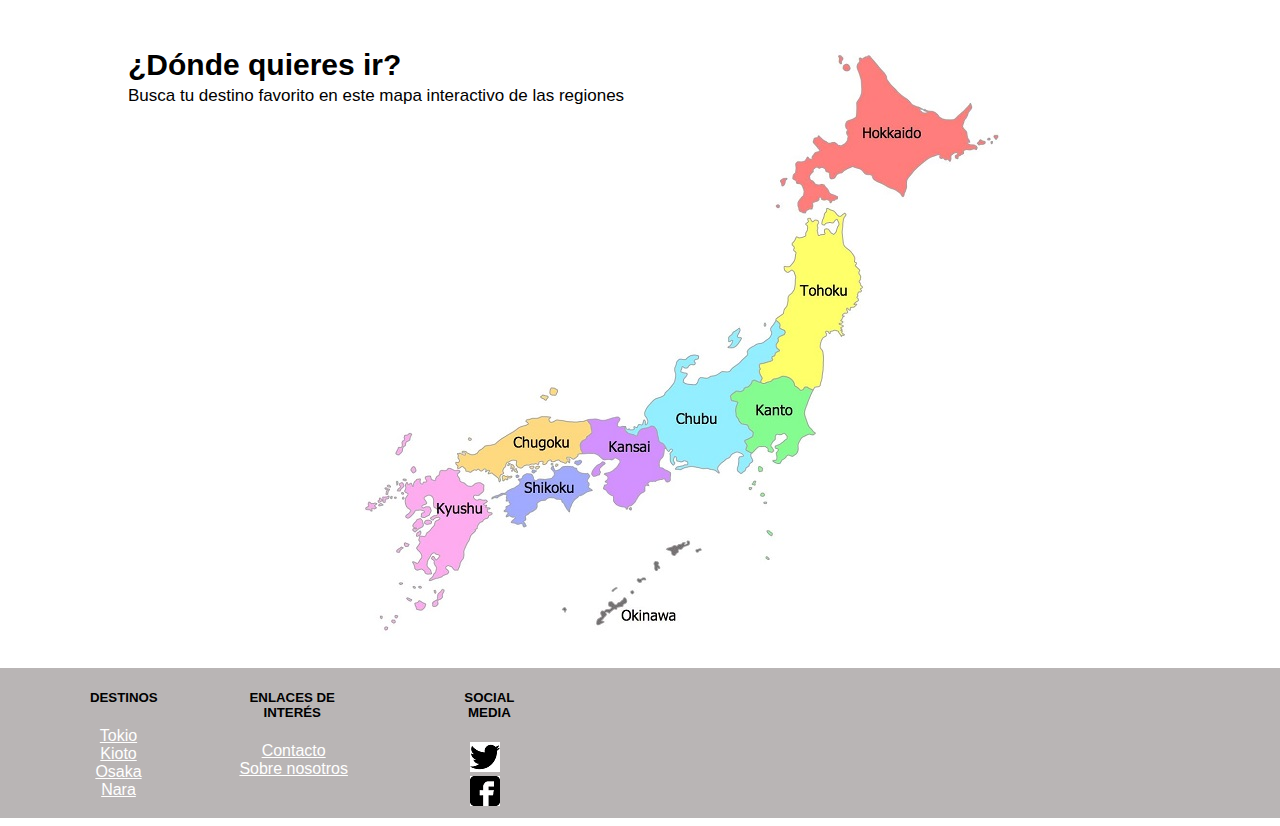
<file: html/kyushu.html>
<!DOCTYPE html>
<html>
<head>
   <title></title>
   <meta charset="utf-8">
   <link rel="stylesheet" href="../css/estilo.css">
   <link rel="stylesheet" type="text/css" href="../css/regiones.css">
</head>
<body onload="displayResult()">
   <nav>
         <a class="activebar" href="../index.html"><img src="../imagenes/home.png"></a>
         <a href="../html/sobrenosotros.html"  class="top"><span>Sobre nosotros</span></a>
         <div class="dropdown">
            <button class="dropbtn"><span>Destinos</span></button>
            <div class="dropdown-content">
               <a href="destinos.html#tokio">Tokio</a>
               <a href="destinos.html#kioto">Kioto</a>
               <a href="destinos.html#osaka">Osaka</a>
               <a href="destinos.html#nara">Nara</a>
            </div>
         </div>
         <div class="dropdown">
            <button class="dropbtn"><span>Regiones</span></button>
            <div class="dropdown-content">
               <a href="../html/hokkaido.html">Hokkaido</a>
               <a href="../html/kanto.html">Kanto</a>
               <a href="../html/kansai.html">Kansai</a>
               <a href="../html/kyushu.html">Kyushu</a>  
            </div>
         </div>
         <a href="contacto.html"  class="top"><span>Contacto</span></a>
         <div class="search-container">
            <form action="https://google.com/search" method="get">
               <input type="text" name="q" placeholder="Buscar.." name="search" />
               <button type="submit"><i>Buscar</i></button>
            </form>
         </div>
      </nav onload="displayResult()">
      <section>
         <div id="principal">
            <img src="../imagenes/kyushu_principal.jpg">
            <h1 id="aboveimg">KYUSHU</h1>
         </div>
         <br><br>
         <div id="intro">
            <h1>Kyushu</h1>
            <p>Información sobre la región de Kyushu (九州), la tercera isla más grande del archipiélago japonés</p>

            <br><br><br>
         </div>
         
         <div id="kyushu">
            
         </div>
         
         <div id="posicion">
            <h1>¿Dónde quieres ir?</h1>
            <p>Busca tu destino favorito en este mapa interactivo de las regiones</p>
         </div>
         

      <div id="mapa">
         <img src="../imagenes/mapa.jpg" usemap="#map">
      </div>

      <map name="map">
          <area target="" alt="hokkaido" title="hokkaido" href="../html/hokkaido.html" coords="506,13,543,28,531,61,528,74,529,94,498,85,482,113,463,131,458,158,485,164,518,147,588,143,631,116,676,88,653,55,544,5" shape="poly">
          <area target="" alt="kanto" title="kanto" href="../html/kanto.html" coords="431,333,410,350,419,371,434,388,424,394,429,405,447,402,455,387,465,387,455,398,455,413,471,407,493,384,484,363,492,342,462,329" shape="poly">
          <area target="" alt="kansai" title="kansai" href="kansai.html" coords="266,371,270,383,258,393,261,404,271,424,285,440,307,466,326,437,348,430,342,414,342,397,331,378,314,387,295,370" shape="poly">
          <area target="" alt="kyushu" title="kyushu" href="../html/kyushu.html" coords="87,387,46,457,75,504,59,569,64,580,98,561,118,561,141,521,154,484,171,467,166,436" shape="poly">
      </map>
      </section>
    <footer> 
          <div class="footerg">
            <h5>DESTINOS</h5>
            <ul>
               <li><a href="destinos.html#tokio">Tokio</a></li>
               <li><a href="destinos.html#kioto">Kioto</a></li>
               <li><a href="destinos.html#osaka">Osaka</a></li>
               <li><a href="destinos.html#nara">Nara</a></li>
            </ul>
         </div>
         <div class="footerg">
            <h5 id="position">ENLACES DE INTERÉS</h5>
            <ul>
               <li> <a href="html/contacto.html"><span>Contacto</span></a></li>
               <li><a href=""><span>Sobre nosotros</span></a></li>
            </ul>
         </div>
         <div class="footerg">
            <h5>SOCIAL MEDIA</h5>
            <ul>
               <li><a class="social" href="https://twitter.com/?lang=es"><i><img src="../imagenes/twitter.png"></i></a></li>
               <li><a class="social" href="https://es-es.facebook.com/"><i><img src="../imagenes/facebook.png"></i></a></li>
            </ul>
            </ul>
         </div>
      </footer>
      <script>
         /*XSL*/
    function loadXMLDoc(filename) {
      if (window.ActiveXObject) {
        xhttp = new ActiveXObject("Msxml2.XMLHTTP");
      } else {
        xhttp = new XMLHttpRequest();
      }
      xhttp.open("GET", filename, false);
      try {
        xhttp.responseType = "msxml-document"
      } catch (err) {} // Helping IE11
      xhttp.send("");
      return xhttp.responseXML;
    }

    function displayResult() {
      xml = loadXMLDoc("../xml/regiones.xml");
      xsl = loadXMLDoc("../xml/kyushu.xsl");
      // code for IE
      if (window.ActiveXObject || xhttp.responseType == "msxml-document") {
        ex = xml.transformNode(xsl);
        document.getElementById("kyushu").innerHTML = ex;
      }
      // code for Chrome, Firefox, Opera, etc.
      else if (document.implementation && document.implementation.createDocument) {
        xsltProcessor = new XSLTProcessor();
        xsltProcessor.importStylesheet(xsl);
        resultDocument = xsltProcessor.transformToFragment(xml, document);
        document.getElementById("kyushu").appendChild(resultDocument);
      }
    }
      </script>
</body>
</html>
</file>
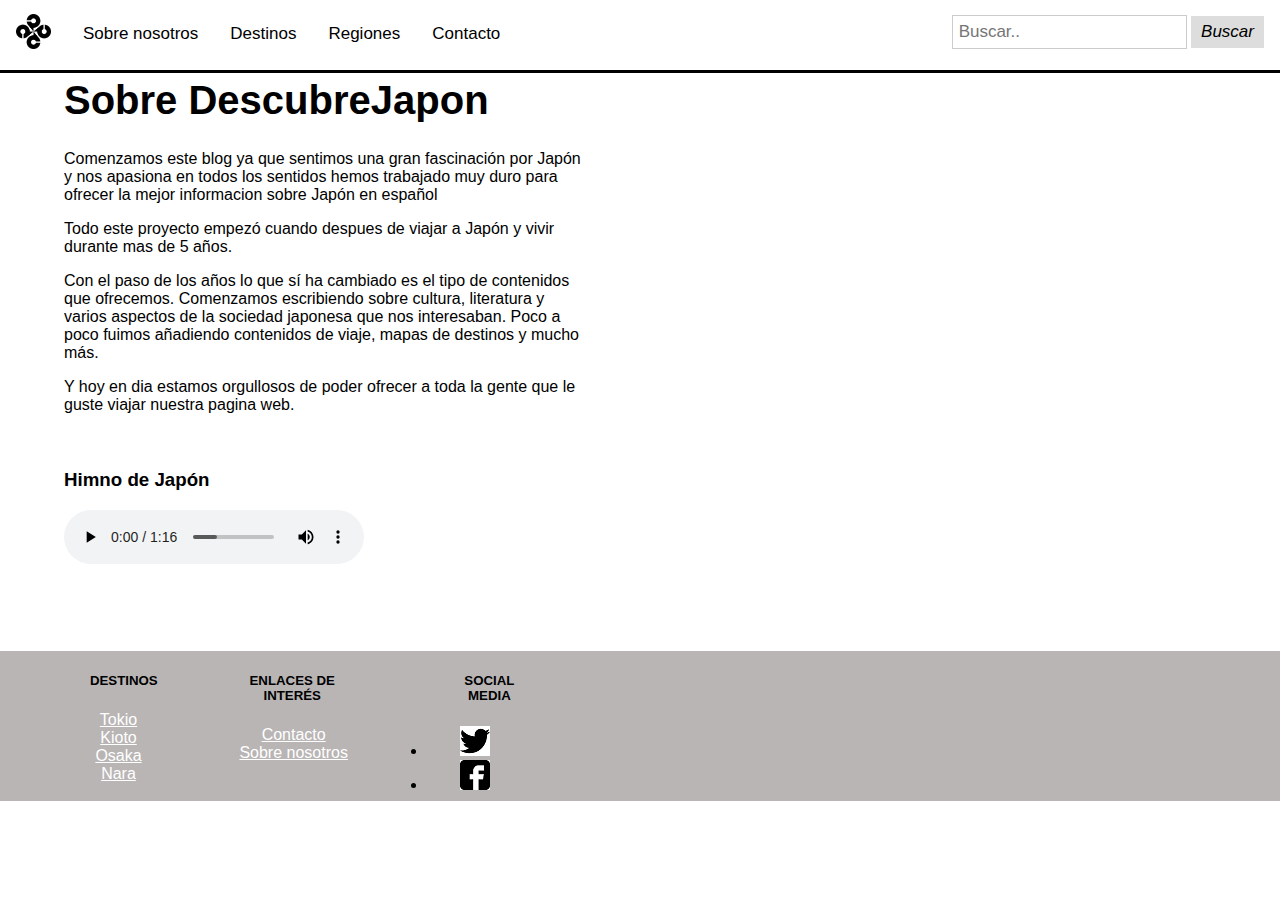
<file: html/sobrenosotros.html>
<!DOCTYPE html>
<html lang="es">
<head>
  <meta charset="utf-8" />
  <title>Cuatro museos de Londres</title>
  <link rel="stylesheet" type="text/css" href="../css/sobrenosotros.css">
  <link rel="stylesheet" type="text/css" href="../css/estilo.css">
</head>

<body>
  <nav>
         <a class="activebar" href="../index.html"><img src="../imagenes/home.png"></a>
         <a href="sobrenosotros.html" class="top"><span class="top">Sobre nosotros</span></a>
         <div class="dropdown">
            <button class="dropbtn"><span>Destinos</span></button>
            <div class="dropdown-content">
               <a href="destinos.html#tokio">Tokio</a>
               <a href="destinos.html#kioto">Kioto</a>
               <a href="destinos.html#osaka">Osaka</a>
               <a href="destinos.html#nara">Nara</a>
            </div>
         </div>
         <div class="dropdown">
            <button class="dropbtn"><span>Regiones</span></button>
            <div class="dropdown-content">
               <a href="hokkaido.html">Hokkaido</a>
               <a href="kanto.html">Kanto</a>
               <a href="kansai.html">Kansai</a>
               <a href="kyushu.html">Kyushu</a>
            </div>
         </div>
         <a href="contacto.html" class="top"><span class="top">Contacto</span></a>
         <div class="search-container">
            <form action="https://google.com/search" method="get">
               <input type="text" name="q" placeholder="Buscar.." name="search" />
               <button type="submit"><i>Buscar</i></button>
            </form>
         </div>
      </nav>

      <section>
        <article>
          <h1>Sobre DescubreJapon</h1>
          <p>Comenzamos este blog ya que sentimos una gran fascinación
          por Japón y nos apasiona en todos los sentidos hemos trabajado muy duro para ofrecer la mejor informacion sobre Japón en español</p>
          <p>Todo este proyecto empezó cuando despues de viajar a Japón y vivir durante mas de 5 años.</p>

          <p>Con el paso de los años lo que sí ha cambiado es el tipo de contenidos que ofrecemos. Comenzamos escribiendo sobre cultura, literatura y varios aspectos de la sociedad japonesa que nos interesaban. Poco a poco fuimos añadiendo contenidos de viaje, mapas de destinos y mucho más.</p>
          <p>Y hoy en dia estamos orgullosos de poder ofrecer a toda la gente que le guste viajar nuestra pagina web.</p>
          
          
            <h3>Himno de Japón</h3>
            <audio controls>
              <source src="../multimedia/himno.mp4" type="audio/ogg">
            </audio>
        
        </article>

  
        <iframe src="https://www.youtube.com/embed/IHLvlrZYy9I"></iframe>
      </section>
      
      <footer> 
         <div class="footerg">
            <h5>DESTINOS</h5>
            <ul>
               <li><a href="destinos.html#tokio">Tokio</a></li>
               <li><a href="destinos.html#kioto">Kioto</a></li>
               <li><a href="destinos.html#osaka">Osaka</a></li>
               <li><a href="destinos.html#nara">Nara</a></li>
            </ul>
         </div>
         <div class="footerg">
            <h5 id="position">ENLACES DE INTERÉS</h5>
            <ul>
               <li> <a href="contacto.html"><span>Contacto</span></a></li>
               <li><a href="sobrenosotros.html"><span>Sobre nosotros</span></a></li>
            </ul>
         </div>
         <div class="footerg">
            <h5>SOCIAL MEDIA</h5>
            <li><a class="social" href="https://twitter.com/?lang=es"><i><img src="../imagenes/twitter.png"></i></a></li>
               <li><a class="social" href="https://es-es.facebook.com/"><i><img src="../imagenes/facebook.png"></i></a></li>
            </ul>
         </div>
      </footer>
</body>
</html>
</file>
<file: css/contacto.css>
/*NAV*/

body{
  margin: 0 auto;
  width: 100%;
  font-family: sans-serif;

}

nav {

  background-color: white;
  font-family: Arial;
  z-index: 2;
  overflow: visible;
  width: 100%;
  position: fixed;
  top:0;
  height: 70px; 
  border-bottom-style: solid;
}
.activebar   {
  background-color: white;
  color: black;
}
.activebar span{
  border-bottom: 3px solid black;
  transition: 1s ease 0s;
}
.activebar img {
  width: 35px;
  height: 35px;
}

div.dropdown:hover span{
  border-bottom: 3px solid black;
  transition: 1s ease 0s;
}


nav a{
  float: left;
  font-size: 17px;
  color: black;
  text-align: center;
  padding: 14px 16px;
  text-decoration: none;

}
nav a:hover span{
   border-bottom: 3px solid black;
   transition: 1s ease 0s;
}


.dropdown {
  float: left;
  overflow: hidden;

}


.dropdown .dropbtn {
  font-size: 17px;
  border: none;
  outline: none;
  color: black;
  padding: 14px 16px;
  background-color: inherit;
  font-family: inherit;
  margin: 0;
  margin-top: 10px;
}
.top{
  margin-top: 10px;
}

nav a:hover, .dropdown:hover .dropbtn {
  background-color: white;
  color: black;
}


.dropdown-content {
  visibility: hidden;
  position: absolute;
  background-color: #f9f9f9;
  min-width: 160px;
  box-shadow: 0px 8px 16px 0px rgba(0,0,0,0.2);
  z-index: 1;
}


.dropdown-content a {
  float: none;
  color: black;
  padding: 12px 16px;
  text-decoration: none;
  display: block;
  text-align: left;
}


.dropdown-content a:hover {
  background-color: white;
}


.dropdown:hover .dropdown-content {
   visibility: visible;
}
nav .search-container{
  float: right;
}

nav input[type=text] {
  padding: 6px;
  margin-top: 15px;
  font-size: 17px;
  border: none;

}

nav .search-container button {
  padding: 6px 10px;
  margin-top: 8px;
  margin-right: 16px;
  background: #ddd;
  font-size: 17px;
  border: none;
  cursor: pointer;
}

nav .search-container button:hover {
  background:blue;
}

nav .topnav input[type=text], .topnav .search-container button {
  float: none;
  display: block;
  text-align: left;
  width: 100%;
  margin: 0;
  padding: 14px;
}



nav input[type=text] {
  border: 1px solid #ccc;
}
#slider img{
  width: 100%;
  height: 675px;
  margin-top: 40px;

}
#line {
  margin-left: 42%;
  text-shadow: 0 1px 2px #101820;
}

footer{
  background-color:#b9b5b5;
  text-align: center;
  height: 150px;
  width: 100%;
}
footer h5{
  margin-left: 30%;
}

footer a {
  color: white;
}
.social {
  color: black;
}
footer ul{
  list-style-type: none;
  margin-left: -20%;
}
.footerg{
  float: left;
    margin-left: 5%;
}
#position{
  margin-left: 5%;
}


h1 {
	font-size: 30px;
	margin-top: 100px;
	margin-left: 15%;

}
p{
	font-family: Arial;
	color: #424242;
	margin-left: 15%;
	margin-right: 40%;
	float: left;
}
ul, li{
	margin-left: 7%;
	color:#424242;
}
.rojo{
	color: #FA5858;
}
#form1{
	margin-left: 15%;
	padding-bottom: 5%;
	
}
.box{
	width: 400px;
	height: 40px;
}
input[type=submit]{
	width: 7%;
	height: 5%;
}
</file>
<file: css/estilo.css>
/*NAV*/

body{
  margin: 0 auto;
  width: 100%;
  font-family: sans-serif;
  margin-top: 4%;

}

nav {

  background-color: white;
  font-family: Arial;
  z-index: 2;
  overflow: visible;
  width: 100%;
  position: fixed;
  top:0;
  height: 70px;
}
.activebar   {
  background-color: white;
  color: black;
}
.activebar span{
  border-bottom: 3px solid black;
  transition: 1s ease 0s;
}
.activebar img {
  width: 35px;
  height: 35px;
}

div.dropdown:hover span{
  border-bottom: 3px solid black;
  transition: 1s ease 0s;
}


nav a{
  float: left;
  font-size: 17px;
  color: black;
  text-align: center;
  padding: 14px 16px;
  text-decoration: none;

}
nav a:hover span{
   border-bottom: 3px solid black;
   transition: 1s ease 0s;
}


.dropdown {
  float: left;
  overflow: hidden;

}


.dropdown .dropbtn {
  font-size: 17px;
  border: none;
  outline: none;
  color: black;
  padding: 14px 16px;
  background-color: inherit;
  font-family: inherit;
  margin: 0;
  margin-top: 10px;
}
.top{
  margin-top: 10px;
}

nav a:hover, .dropdown:hover .dropbtn {
  background-color: white;
  color: black;
}


.dropdown-content {
  visibility: hidden;
  position: absolute;
  background-color: #f9f9f9;
  min-width: 160px;
  box-shadow: 0px 8px 16px 0px rgba(0,0,0,0.2);
  z-index: 1;
}


.dropdown-content a {
  float: none;
  color: black;
  padding: 12px 16px;
  text-decoration: none;
  display: block;
  text-align: left;
}


.dropdown-content a:hover {
  background-color: white;
}


.dropdown:hover .dropdown-content {
   visibility: visible;
}
nav .search-container{
  float: right;
}

nav input[type=text] {
  padding: 6px;
  margin-top: 15px;
  font-size: 17px;
  border: none;

}
nav{
  border-bottom-style: solid;
}
nav .search-container button {
  padding: 6px 10px;
  margin-top: 8px;
  margin-right: 16px;
  background: #ddd;
  font-size: 17px;
  border: none;
  cursor: pointer;
}

nav .search-container button:hover {
  background:blue;
}

nav .topnav input[type=text], .topnav .search-container button {
  float: none;
  display: block;
  text-align: left;
  width: 100%;
  margin: 0;
  padding: 14px;
}



nav input[type=text] {
  border: 1px solid #ccc;
}
#slider img{
  width: 100%;
  max-height: 700px;
}
#aboveimg{
  position: absolute;
  top:40%;
  left: 45%;
  transform: translate(-40%, -50%);
  font-size: 80px;
  text-shadow: 3px 3px white;
}


footer{
  background-color:#b9b5b5;
  text-align: center;
  height: 150px;
  width: 100%;
}
footer h5{
  margin-left: 30%;
}

footer a {
  color: white;
}
.social {
  color: black;
}
footer ul{
  list-style-type: none;
  margin-left: -20%;
}
.footerg{
  float: left;
    margin-left: 5%;
}
#position{
  margin-left: 5%;
}
.japanrail{
  width: 40%;
  margin-left: 10%;
  display: inline-block;
}
.japanrail h1{
  font-size: 30px;
}
.railimg{
  width: 25%;
  padding-left: 20%;
  display: inline-block;
}
table, th, td{
  margin-left: 10%;
  margin-top: 2%;
  margin-bottom: 2%;
  border-style: solid;
  border-color: black;
  border-collapse: collapse;
  padding: 5px;
  width: 40%;
}
th{
  background-color:  #ec7063;
}
</file>
<file: css/destino.css>
body{
	background-color: white;
	margin-top: 5%;
	
}
nav{
	border-bottom-style: solid;
}
h2{
	font-size: 35px;
}
.derecha2{
	border-width: 2px;
	border-bottom-style: solid;
	border-color: grey;
    margin-right: auto;
    margin-left: auto;
    width: 80%;
    overflow: hidden;
 	padding: 20px;
    margin-top: 20px;
    margin-bottom: 20px;
    background-color: white;
    font-size: 18px;
}


.derecha2 img{
	float: right;
	background-color: white;
	border-color: orange;
	margin-left: 20px;
	width: 250px;
	height: 200px;
	border-style: solid;
	border-width: 15px;
	padding: 15px;
	
}

.izquierda2 img{
	float: left;
	background-color: white;
	margin-right: 20px;
	width: 250px;
	height: 200px;
	border-style: solid;
	border-color: orange;
	border-width: 15px;
	padding: 15px;
}
.izquierda2{
	border-width: 2px;
	border-bottom-style: solid;
	border-color: grey;
    margin-right: auto;
    margin-left: auto;
    width: 80%;
    overflow: hidden;
 	padding: 20px;
    margin-top: 20px;
    margin-bottom: 20px;
    background-color: white;
    font-size: 18px;
}
</file>
<file: css/regiones.css>
#mapa img{
	margin-left: 25%;
	margin-top: 10%;
	margin-bottom: 2%;
}
#principal img{
	width: 100%;
	max-height: 700px;
	height: auto;
	overflow: hidden;	
}
#aboveimg{
	position: absolute;
	top:40%;
	left: 47%;
	transform: translate(-40%, -50%);
	font-size: 80px;
	text-shadow: 3px 3px white;
}
#posicion h1{
	font-family: Arial;
	font-size: 30px;
	position: absolute;
	margin-top: 10%;
	left: 10%;

}
#posicion p{
	font-family: Arial;
	font-size: 17px;
	position: absolute;
	margin-top: 13%;
	left: 10%;
}
.izquierda{
	width: 25%;
	margin-left: 10%;
	display: inline-block;
	float: left;
}
.derecha{
	width: 25%;
	padding-left: 20%;
	display: inline-block;
}
.izquierda img{
	width: 400px;
	height: 266px;

}

#intro{
	margin-left: 10%;
	margin-right: 30%;
}
</file>
<file: css/sobrenosotros.css>
section{
	display: inline-flex;
	width: 100%;
}
article{
	width: 550px;
	height: 600px;
	margin-left: 5%;
}
h1{
	font-size: 40px;
}
iframe{
	width: 600px;
	height: 450px;
	padding-left: 10%;
	padding-top: 5%;	
	border: none;
	float: right;
}
h3{
	padding-top: 7%;
}
nav{
	border-bottom-style: solid;
}
</file>
